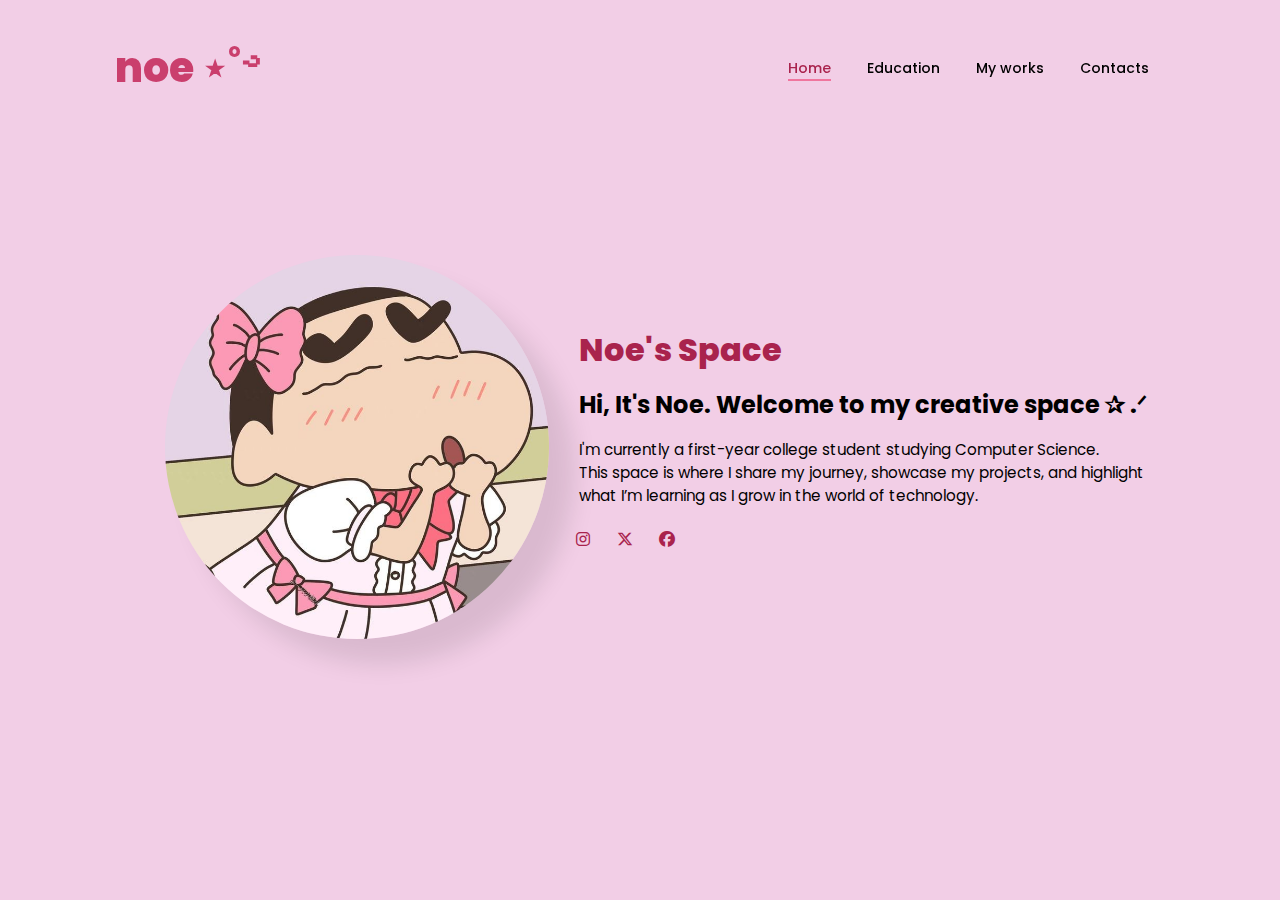
<file: index.html>
<!DOCTYPE html>
<html lang="eng">
<head>
    <meta charset="UTF-8">
    <meta name= "viewport" content="width=device-width">
    <link href="https://fonts.googleapis.com/css2?family=Poppins:ital,wght@0,100;0,200;0,300;0,400;0,500;0,600;0,700;0,800;0,900;1,100;1,200;1,300;1,400;1,500;1,600;1,700;1,800;1,900&display=swap" rel="stylesheet">
    <link rel="stylesheet" href="https://cdnjs.cloudflare.com/ajax/libs/font-awesome/6.4.2/css/all.min.css">
   <link rel="stylesheet" href="style.css">
   <title>Noe's Space</title>
    <style>
    body {
        background-color:#F2CEE6;
    }
    </style>


</head>
    <body> 
        <section class="Home"> 
        <header> 
            <a href="#" class="Logo">noe ⋆˚࿔ </a>
            <nav>
                <a href="#" class=" active">  Home  </a>
                <a href="#"> Education </a>
                <a href="#">  My works   </a>
                <a href="#">  Contacts   </a>
                <span></span>
            </nav>
            
        </header>

       </section>
        
    <div class="home-img">
            <img src="profile .jpg" alt="my profile picture">
        </div>

        <div class="home-content">
            <h1>Noe's Space</h1>
            <h3>Hi, It's Noe. Welcome to my creative space ✰ .ᐟ </h3>
            <p> I'm currently a first-year college student studying Computer Science. <br> This space is where I share my journey, showcase my projects, and  highlight <br>what  I’m learning as I grow in the world of technology. </p>
            <div class="social-icons">
                <a href="#"><i class="fa-brands fa-instagram"></i></a>
                <a href="#"><i class="fa-brands fa-x-twitter"></i></a>
                <a href="#"><i class="fa-brands fa-facebook"></i></a>
            </div>
            </div>
    </body>

   


</html>
</file>
<file: style.css>
@import url("https://fonts.googleapis.com/css2?family=Poppins:ital,wght@0,100;0,200;0,300;0,400;0,500;0,600;0,700;0,800;0,900;1,100;1,200;1,300;1,400;1,500;1,600;1,700;1,800;1,900&display=swap");
*{
    margin: 0;
    padding: 0;
    box-sizing: border-box;
    text-decoration: none;
    border: none;
    outline: none;
    font-family:'Poppins', cursive;
}

html{
    font-size: 100%;
}
 
body{
    display: flex;
    justify-content: center;
    align-items: center;
    min-height: 100vh;
    width: 100%;
    height: 100vh;
    overflow-x: hidden;
    background-color: #f0769e;
    color:black;
}

header{
    margin-top: 20px;
    position: fixed;
    top:0;
    left:0;
    width:100%;
    padding: 1rem 9%;
    background-color: transparent;
    border-radius: 3px;
    filter: drop-shadow(10px);
    display: flex;
    justify-content: space-between;
    align-items: center;
    z-index: 100;

}

.Logo{
    font-size: 2.6rem;
    color:#ca3f6d;
    font-weight: 800;
    cursor: pointer;
    transition: all 0.5s ease;
}

.Logo:hover{
    transform:scale(1.1);
}

nav a{
    position: relative;
    display: inline-block;
    text-decoration: none;
    padding:0px;
    font-size:88%;
    color: black;
    margin-inline: 1rem;
    font-weight: 500;
    transition: all 0.4s ease-in-out;
}
nav a:hover,
nav a.active{
    color: #A9234D;
    border-bottom: 2px solid #f0769e;
}

@media (max-width:905px){
    nav{
        position: absolute;
        top: 100%;
        right:0;
        width:40%;
        border-left: 1px solid #f0769e;
        border-bottom: 5px solid #f0769e;
        border-bottom-left-radius: 0.5rem;
        border-top: 0.1rem solid #F2CEE6;
        padding: 10rem solid;
        background-color: #f0769e;

    }
    nav.active{
        display: block;
    }
    nav a{
        display: block;
        font-size: 1rem;
        margin: 0.5rem;
    }
    nav:hover,
    nav a.active{
        padding: 0.5rem;
        border-radius: 0.5rem #F2CEE6;
        border-bottom: 0.5 rem #F2CEE6;
    }
}

section{
    min-height: 100vh;
    padding: 1rem;
}

.home{
    display: none;
    justify-content: center;
    align-items: center;
    gap:8rem;
    background-color: #F2CEE6;
}
.home-content h1{
    font-size: 2rem;
    font-weight: 800;
    line-height: 1.3;
    color:#A9234D;
    margin-left: 30px;
}

span{
    color:#A9234D;
}
.home-content h3{
    font-size: 1.5rem;
    color:black;
    margin: 1rem 0;
    margin-left: 30px;
}
.home-content p{
    font-size:0.95rem;
    color: black;
    margin-bottom: 0;
    margin-left: 30px;
}
.home-img img{
    position: relative;
    width: 30vw;
    border-radius: 50%;
    box-shadow: 25px 25px 25px rgba(2, 2, 2, 0.1);
    cursor: pointer;
    transition: 0.2s linear;
}
.social-icons a{
    display: inline-flex;
    justify-content: center;
    align-items: center;
    margin-left: 30px;
    width: 0.5rem;
    height: 4rem;
    background-color: transparent;
    color: #A9234D;
}
</file>
